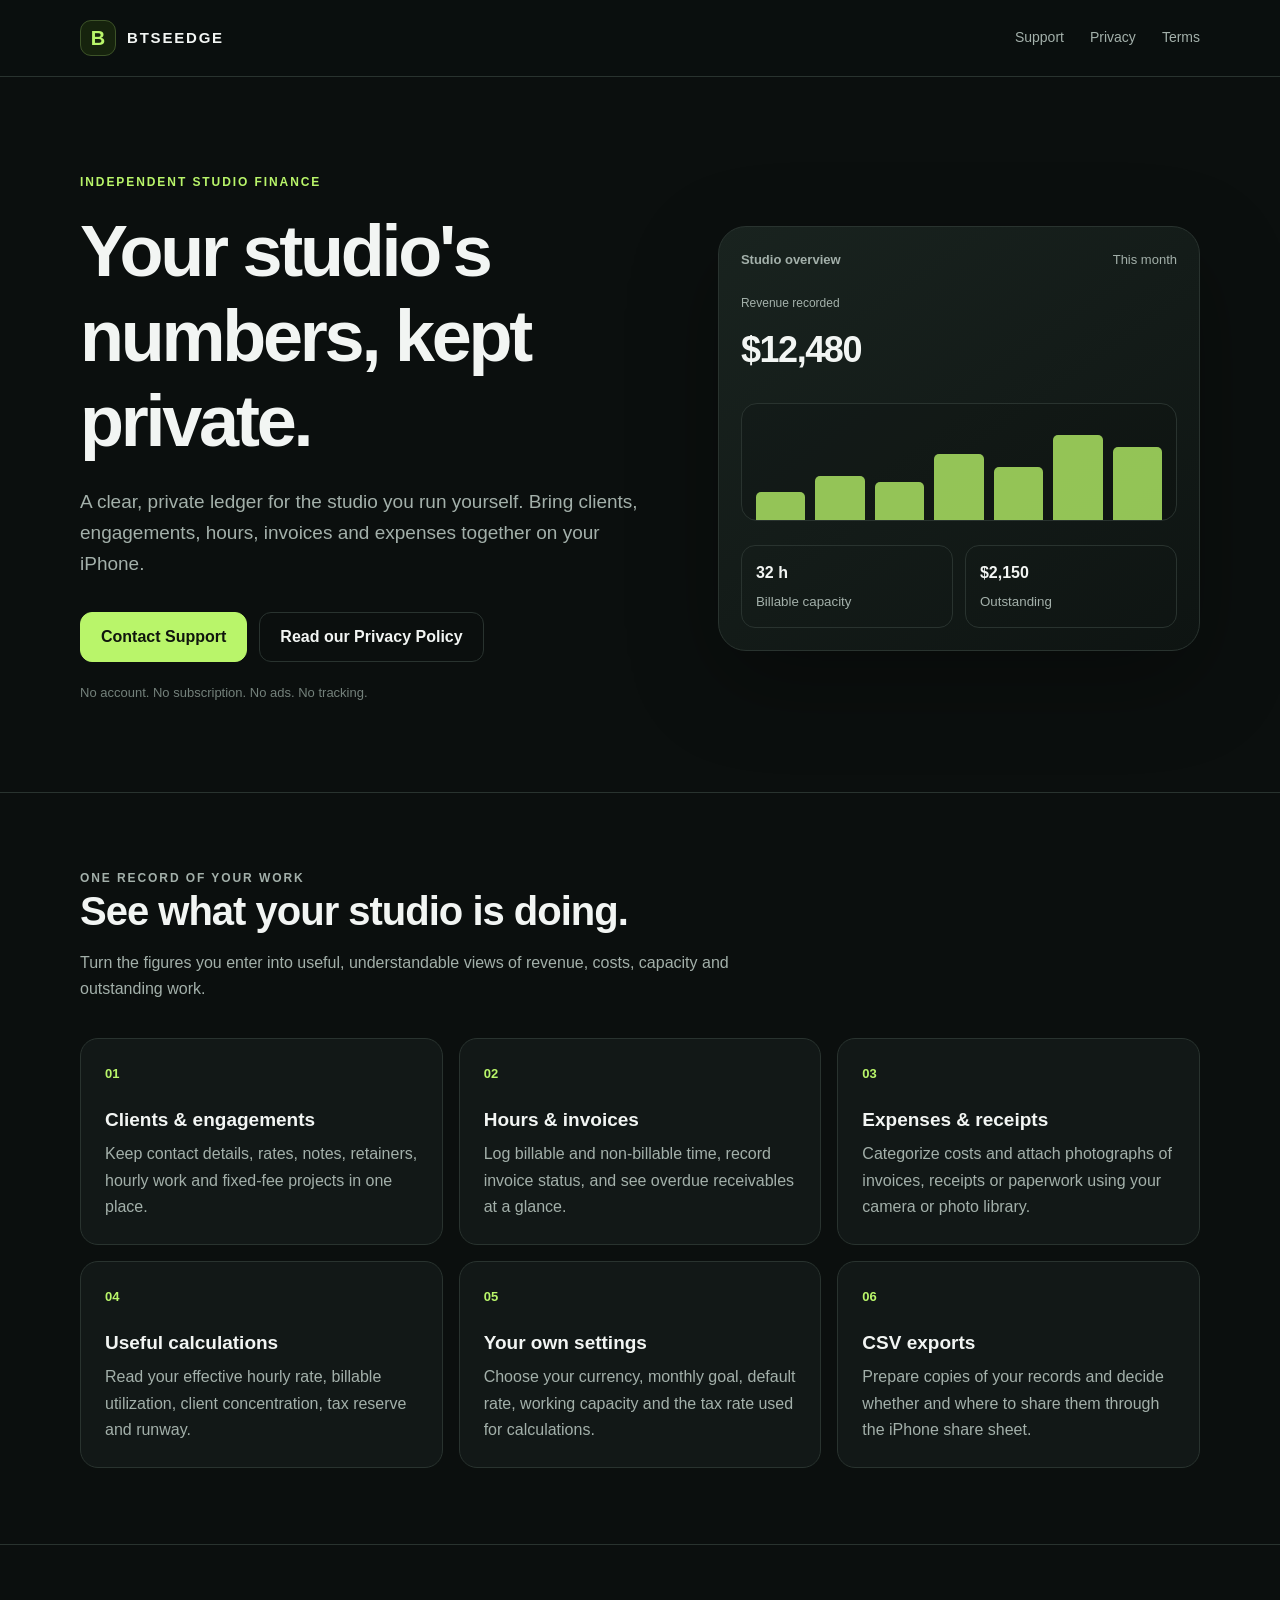
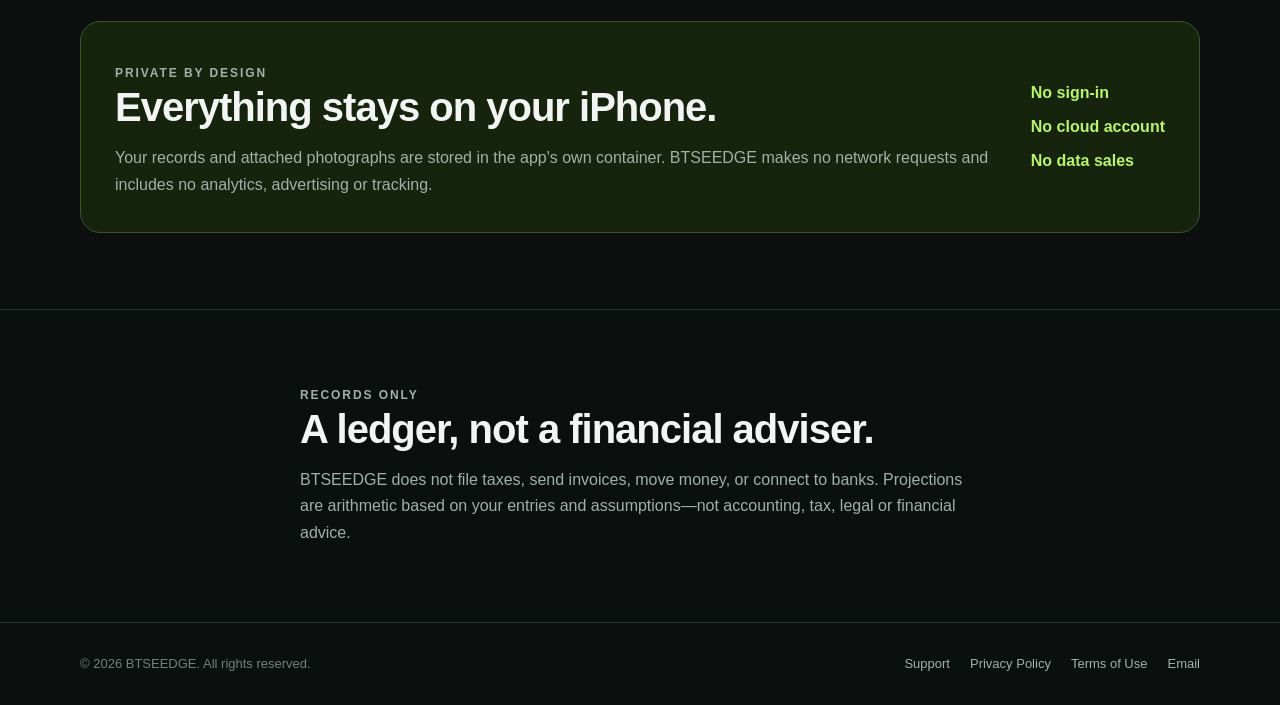
<file: index.html>
<!DOCTYPE html>
<html lang="en">
<head>
  <meta charset="UTF-8">
  <meta name="viewport" content="width=device-width, initial-scale=1.0">
  <meta name="description" content="BTSEEDGE is a private finance journal for independent studios. Track clients, work, hours, invoices and expenses on your iPhone.">
  <title>BTSEEDGE — Independent Studio Finance</title>
  <link rel="stylesheet" href="styles.css">
</head>
<body>
  <a class="skip-link" href="#main">Skip to content</a>
  <header class="site-header">
    <div class="container header-inner">
      <a class="brand" href="index.html" aria-label="BTSEEDGE home"><span class="brand-mark" aria-hidden="true">B</span>BTSEEDGE</a>
      <nav class="nav" aria-label="Main navigation">
        <a href="support.html">Support</a>
        <a href="privacy.html">Privacy</a>
        <a class="nav-optional" href="terms.html">Terms</a>
      </nav>
    </div>
  </header>

  <main id="main">
    <div class="container hero">
      <div>
        <p class="eyebrow">Independent Studio Finance</p>
        <h1>Your studio's numbers, kept private.</h1>
        <p class="lead">A clear, private ledger for the studio you run yourself. Bring clients, engagements, hours, invoices and expenses together on your iPhone.</p>
        <div class="actions">
          <a class="button button-primary" href="mailto:shuummaa09@gmail.com?subject=BTSEEDGE%20Support">Contact Support</a>
          <a class="button" href="privacy.html">Read our Privacy Policy</a>
        </div>
        <p class="microcopy">No account. No subscription. No ads. No tracking.</p>
      </div>
      <div class="preview" aria-label="Illustrative BTSEEDGE dashboard preview">
        <div class="preview-top"><strong>Studio overview</strong><span>This month</span></div>
        <p class="preview-label">Revenue recorded</p>
        <p class="preview-value">$12,480</p>
        <div class="chart" aria-hidden="true">
          <span style="height:28%"></span><span style="height:44%"></span><span style="height:38%"></span><span style="height:65%"></span><span style="height:52%"></span><span style="height:84%"></span><span style="height:72%"></span>
        </div>
        <div class="preview-grid">
          <div class="preview-stat"><strong>32 h</strong><small>Billable capacity</small></div>
          <div class="preview-stat"><strong>$2,150</strong><small>Outstanding</small></div>
        </div>
      </div>
    </div>

    <section class="section" aria-labelledby="features-title">
      <div class="container">
        <div class="section-heading">
          <p class="eyebrow">One record of your work</p>
          <h2 id="features-title">See what your studio is doing.</h2>
          <p>Turn the figures you enter into useful, understandable views of revenue, costs, capacity and outstanding work.</p>
        </div>
        <div class="card-grid">
          <article class="card"><span class="card-number">01</span><h3>Clients &amp; engagements</h3><p>Keep contact details, rates, notes, retainers, hourly work and fixed-fee projects in one place.</p></article>
          <article class="card"><span class="card-number">02</span><h3>Hours &amp; invoices</h3><p>Log billable and non-billable time, record invoice status, and see overdue receivables at a glance.</p></article>
          <article class="card"><span class="card-number">03</span><h3>Expenses &amp; receipts</h3><p>Categorize costs and attach photographs of invoices, receipts or paperwork using your camera or photo library.</p></article>
          <article class="card"><span class="card-number">04</span><h3>Useful calculations</h3><p>Read your effective hourly rate, billable utilization, client concentration, tax reserve and runway.</p></article>
          <article class="card"><span class="card-number">05</span><h3>Your own settings</h3><p>Choose your currency, monthly goal, default rate, working capacity and the tax rate used for calculations.</p></article>
          <article class="card"><span class="card-number">06</span><h3>CSV exports</h3><p>Prepare copies of your records and decide whether and where to share them through the iPhone share sheet.</p></article>
        </div>
      </div>
    </section>

    <section class="section" aria-labelledby="privacy-title">
      <div class="container privacy-banner">
        <div>
          <p class="eyebrow">Private by design</p>
          <h2 id="privacy-title">Everything stays on your iPhone.</h2>
          <p>Your records and attached photographs are stored in the app's own container. BTSEEDGE makes no network requests and includes no analytics, advertising or tracking.</p>
        </div>
        <ul class="privacy-list"><li>No sign-in</li><li>No cloud account</li><li>No data sales</li></ul>
      </div>
    </section>

    <section class="section" aria-labelledby="limits-title">
      <div class="container section-heading" style="margin-bottom:0">
        <p class="eyebrow">Records only</p>
        <h2 id="limits-title">A ledger, not a financial adviser.</h2>
        <p>BTSEEDGE does not file taxes, send invoices, move money, or connect to banks. Projections are arithmetic based on your entries and assumptions—not accounting, tax, legal or financial advice.</p>
      </div>
    </section>
  </main>

  <footer class="site-footer">
    <div class="container footer-inner">
      <span>© 2026 BTSEEDGE. All rights reserved.</span>
      <div class="footer-links"><a href="support.html">Support</a><a href="privacy.html">Privacy Policy</a><a href="terms.html">Terms of Use</a><a href="mailto:shuummaa09@gmail.com">Email</a></div>
    </div>
  </footer>
</body>
</html>
</file>
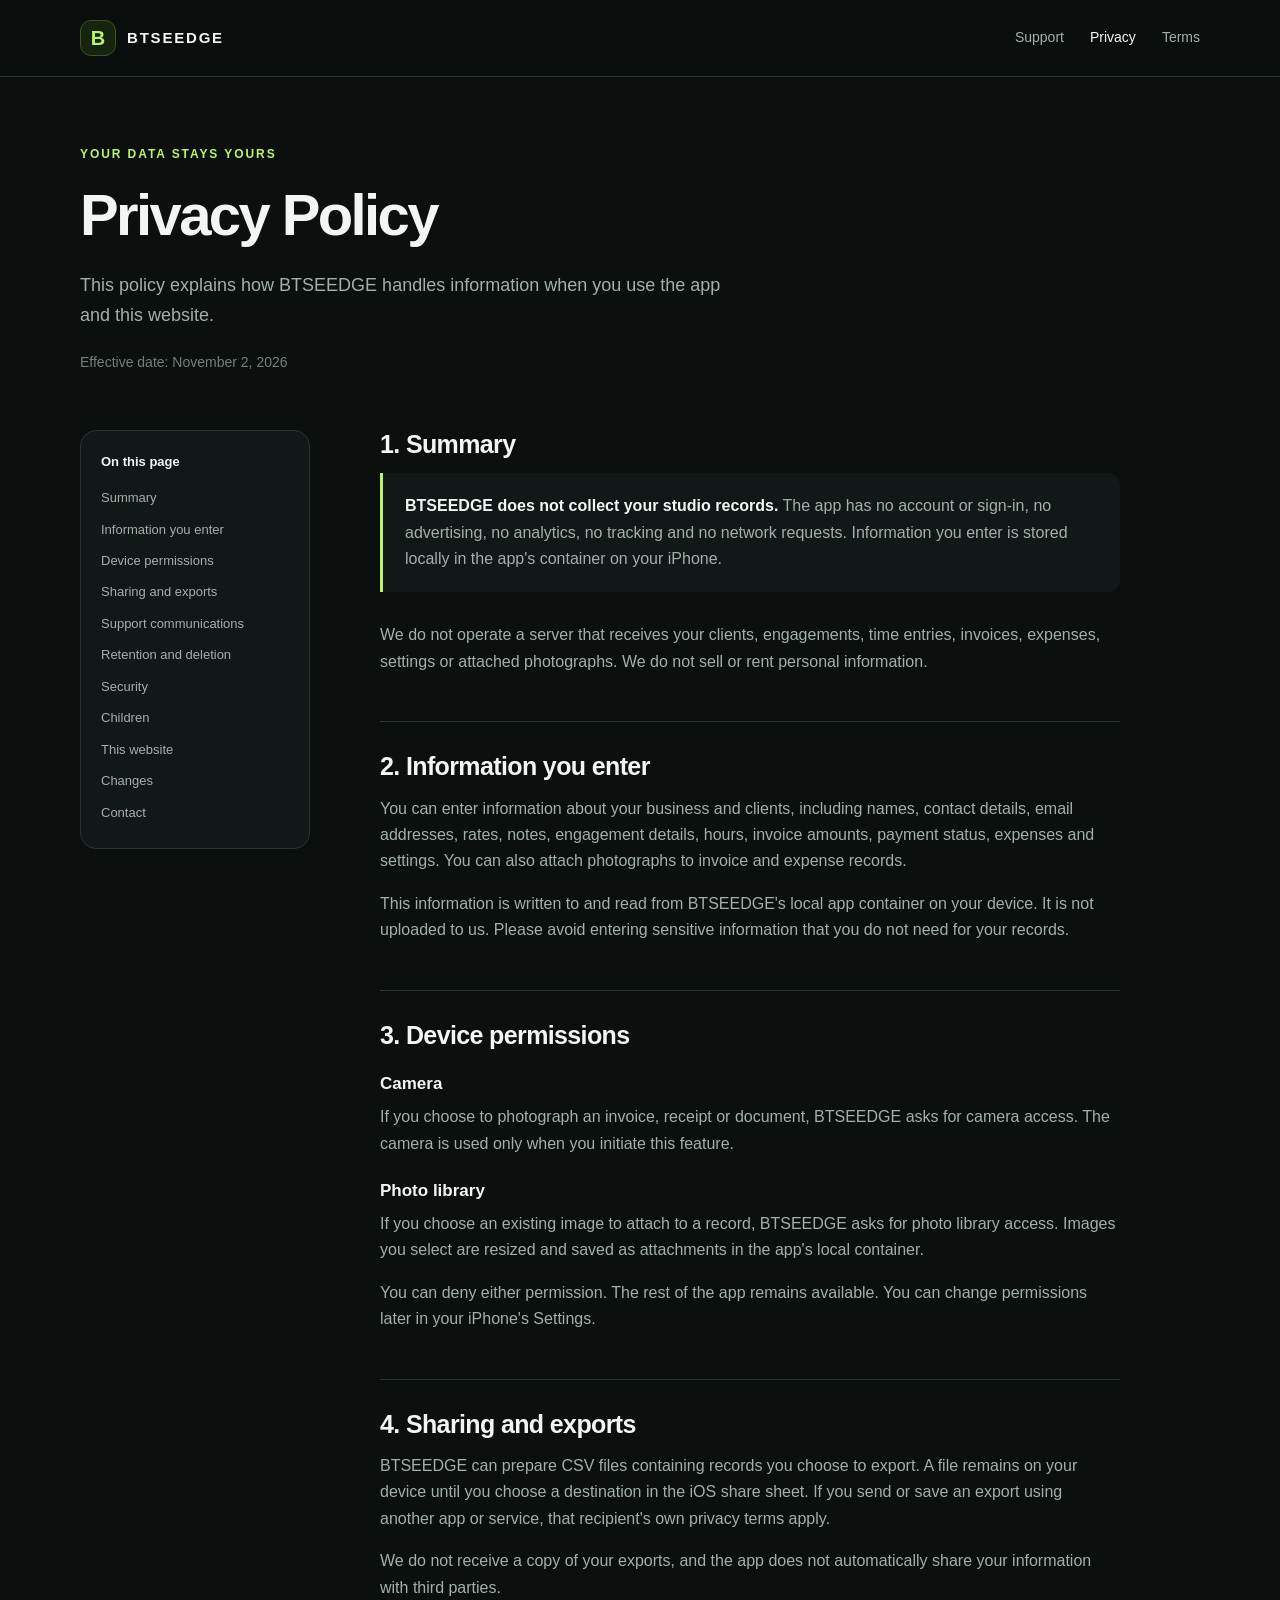
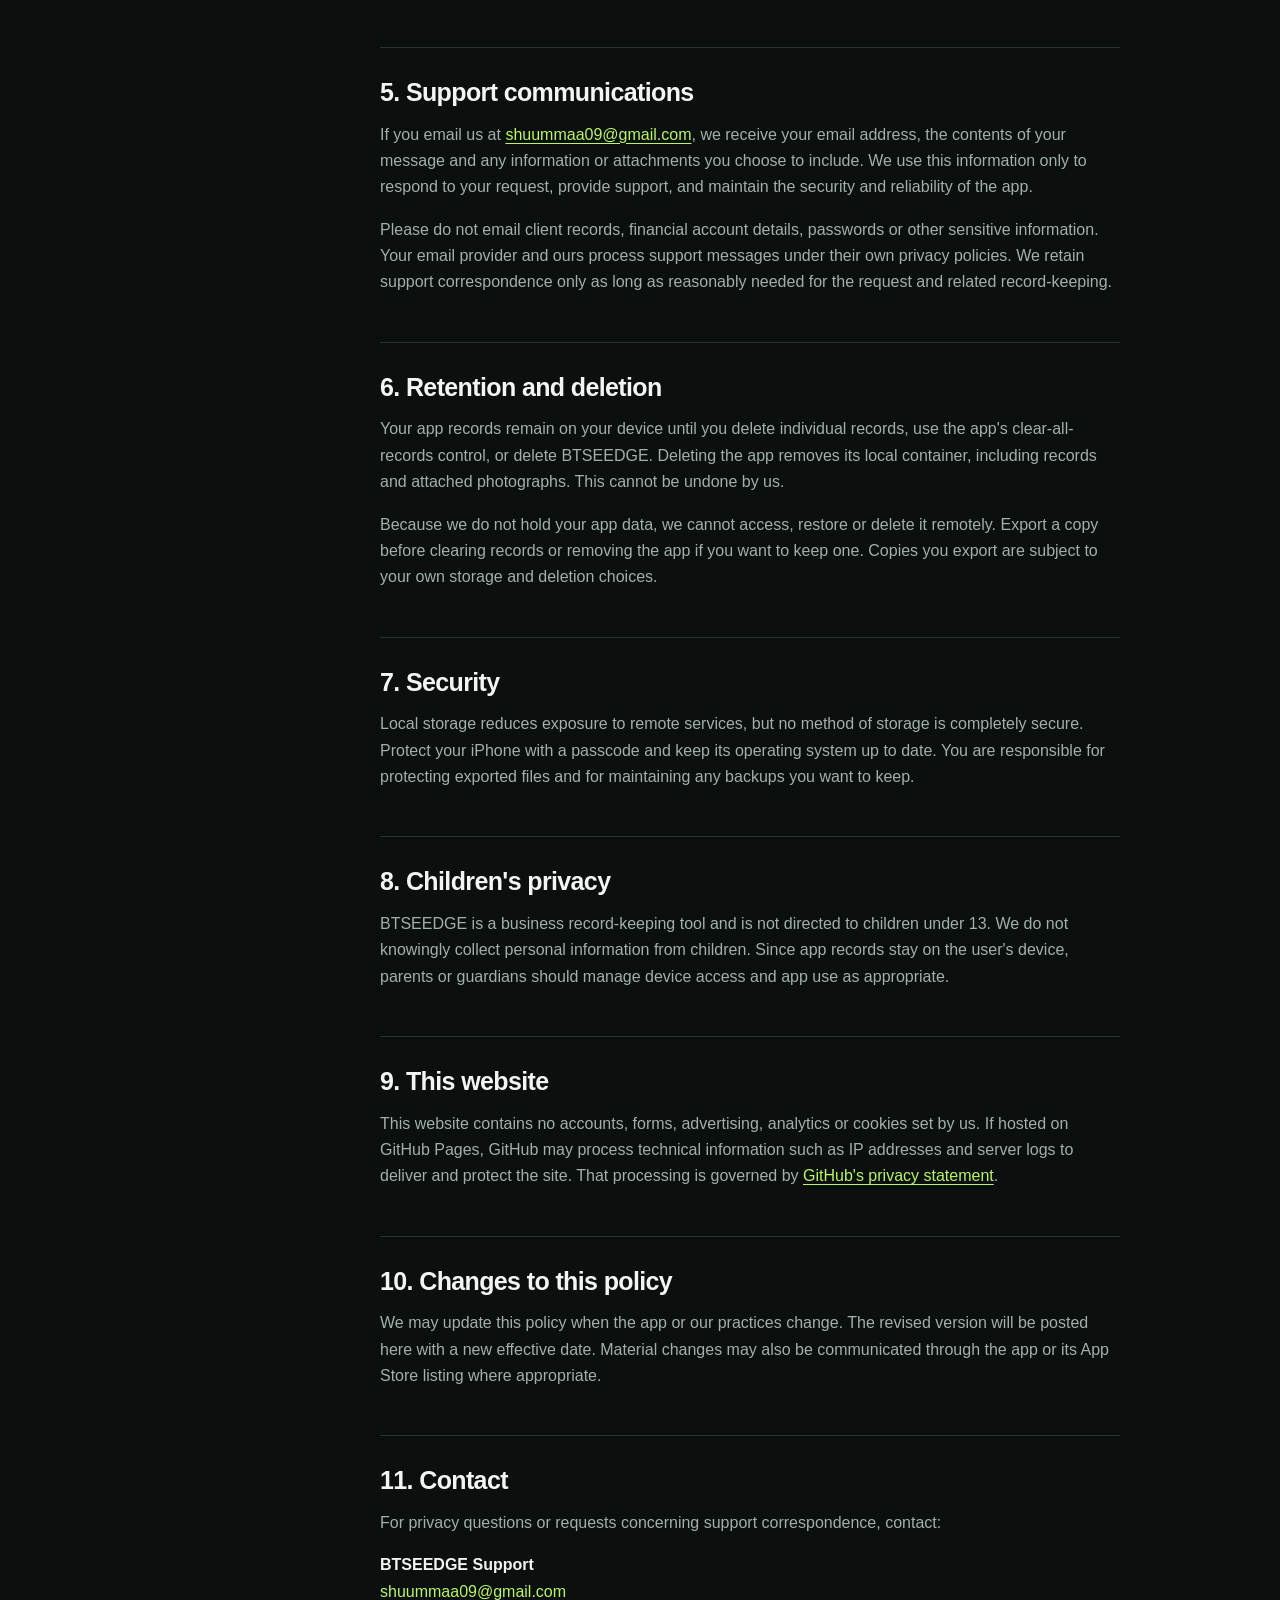
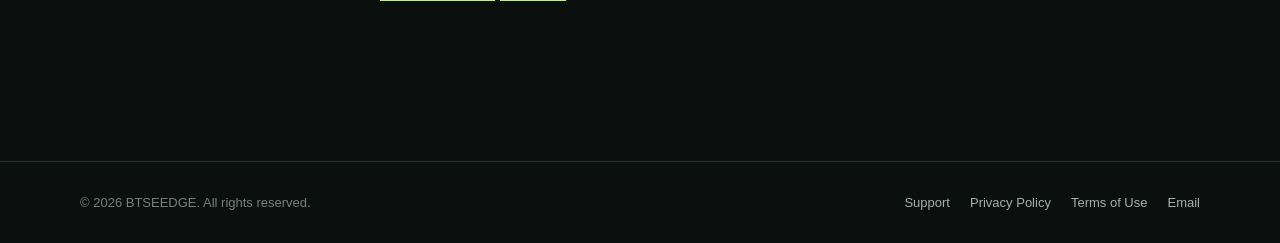
<file: privacy.html>
<!DOCTYPE html>
<html lang="en">
<head>
  <meta charset="UTF-8">
  <meta name="viewport" content="width=device-width, initial-scale=1.0">
  <meta name="description" content="Privacy Policy for BTSEEDGE, a private on-device finance journal for independent studios.">
  <title>Privacy Policy — BTSEEDGE</title>
  <link rel="stylesheet" href="styles.css">
</head>
<body>
  <a class="skip-link" href="#main">Skip to content</a>
  <header class="site-header">
    <div class="container header-inner">
      <a class="brand" href="index.html" aria-label="BTSEEDGE home"><span class="brand-mark" aria-hidden="true">B</span>BTSEEDGE</a>
      <nav class="nav" aria-label="Main navigation"><a href="support.html">Support</a><a href="privacy.html" aria-current="page">Privacy</a><a class="nav-optional" href="terms.html">Terms</a></nav>
    </div>
  </header>

  <main id="main" class="container">
    <div class="page-hero">
      <p class="eyebrow">Your data stays yours</p>
      <h1>Privacy Policy</h1>
      <p class="lead">This policy explains how BTSEEDGE handles information when you use the app and this website.</p>
      <p class="updated">Effective date: November 2, 2026</p>
    </div>

    <div class="content-layout">
      <nav class="toc" aria-label="On this page">
        <strong>On this page</strong>
        <a href="#summary">Summary</a><a href="#information">Information you enter</a><a href="#permissions">Device permissions</a><a href="#sharing">Sharing and exports</a><a href="#support">Support communications</a><a href="#retention">Retention and deletion</a><a href="#security">Security</a><a href="#children">Children</a><a href="#website">This website</a><a href="#changes">Changes</a><a href="#contact">Contact</a>
      </nav>

      <div class="prose">
        <section id="summary">
          <h2>1. Summary</h2>
          <div class="notice"><p><strong>BTSEEDGE does not collect your studio records.</strong> The app has no account or sign-in, no advertising, no analytics, no tracking and no network requests. Information you enter is stored locally in the app's container on your iPhone.</p></div>
          <p>We do not operate a server that receives your clients, engagements, time entries, invoices, expenses, settings or attached photographs. We do not sell or rent personal information.</p>
        </section>

        <section id="information">
          <h2>2. Information you enter</h2>
          <p>You can enter information about your business and clients, including names, contact details, email addresses, rates, notes, engagement details, hours, invoice amounts, payment status, expenses and settings. You can also attach photographs to invoice and expense records.</p>
          <p>This information is written to and read from BTSEEDGE's local app container on your device. It is not uploaded to us. Please avoid entering sensitive information that you do not need for your records.</p>
        </section>

        <section id="permissions">
          <h2>3. Device permissions</h2>
          <h3>Camera</h3>
          <p>If you choose to photograph an invoice, receipt or document, BTSEEDGE asks for camera access. The camera is used only when you initiate this feature.</p>
          <h3>Photo library</h3>
          <p>If you choose an existing image to attach to a record, BTSEEDGE asks for photo library access. Images you select are resized and saved as attachments in the app's local container.</p>
          <p>You can deny either permission. The rest of the app remains available. You can change permissions later in your iPhone's Settings.</p>
        </section>

        <section id="sharing">
          <h2>4. Sharing and exports</h2>
          <p>BTSEEDGE can prepare CSV files containing records you choose to export. A file remains on your device until you choose a destination in the iOS share sheet. If you send or save an export using another app or service, that recipient's own privacy terms apply.</p>
          <p>We do not receive a copy of your exports, and the app does not automatically share your information with third parties.</p>
        </section>

        <section id="support">
          <h2>5. Support communications</h2>
          <p>If you email us at <a href="mailto:shuummaa09@gmail.com">shuummaa09@gmail.com</a>, we receive your email address, the contents of your message and any information or attachments you choose to include. We use this information only to respond to your request, provide support, and maintain the security and reliability of the app.</p>
          <p>Please do not email client records, financial account details, passwords or other sensitive information. Your email provider and ours process support messages under their own privacy policies. We retain support correspondence only as long as reasonably needed for the request and related record-keeping.</p>
        </section>

        <section id="retention">
          <h2>6. Retention and deletion</h2>
          <p>Your app records remain on your device until you delete individual records, use the app's clear-all-records control, or delete BTSEEDGE. Deleting the app removes its local container, including records and attached photographs. This cannot be undone by us.</p>
          <p>Because we do not hold your app data, we cannot access, restore or delete it remotely. Export a copy before clearing records or removing the app if you want to keep one. Copies you export are subject to your own storage and deletion choices.</p>
        </section>

        <section id="security">
          <h2>7. Security</h2>
          <p>Local storage reduces exposure to remote services, but no method of storage is completely secure. Protect your iPhone with a passcode and keep its operating system up to date. You are responsible for protecting exported files and for maintaining any backups you want to keep.</p>
        </section>

        <section id="children">
          <h2>8. Children's privacy</h2>
          <p>BTSEEDGE is a business record-keeping tool and is not directed to children under 13. We do not knowingly collect personal information from children. Since app records stay on the user's device, parents or guardians should manage device access and app use as appropriate.</p>
        </section>

        <section id="website">
          <h2>9. This website</h2>
          <p>This website contains no accounts, forms, advertising, analytics or cookies set by us. If hosted on GitHub Pages, GitHub may process technical information such as IP addresses and server logs to deliver and protect the site. That processing is governed by <a href="https://docs.github.com/en/site-policy/privacy-policies/github-general-privacy-statement" rel="noopener noreferrer">GitHub's privacy statement</a>.</p>
        </section>

        <section id="changes">
          <h2>10. Changes to this policy</h2>
          <p>We may update this policy when the app or our practices change. The revised version will be posted here with a new effective date. Material changes may also be communicated through the app or its App Store listing where appropriate.</p>
        </section>

        <section id="contact">
          <h2>11. Contact</h2>
          <p>For privacy questions or requests concerning support correspondence, contact:</p>
          <p><strong>BTSEEDGE Support</strong><br><a href="mailto:shuummaa09@gmail.com">shuummaa09@gmail.com</a></p>
        </section>
      </div>
    </div>
  </main>

  <footer class="site-footer"><div class="container footer-inner"><span>© 2026 BTSEEDGE. All rights reserved.</span><div class="footer-links"><a href="support.html">Support</a><a href="privacy.html">Privacy Policy</a><a href="terms.html">Terms of Use</a><a href="mailto:shuummaa09@gmail.com">Email</a></div></div></footer>
</body>
</html>
</file>
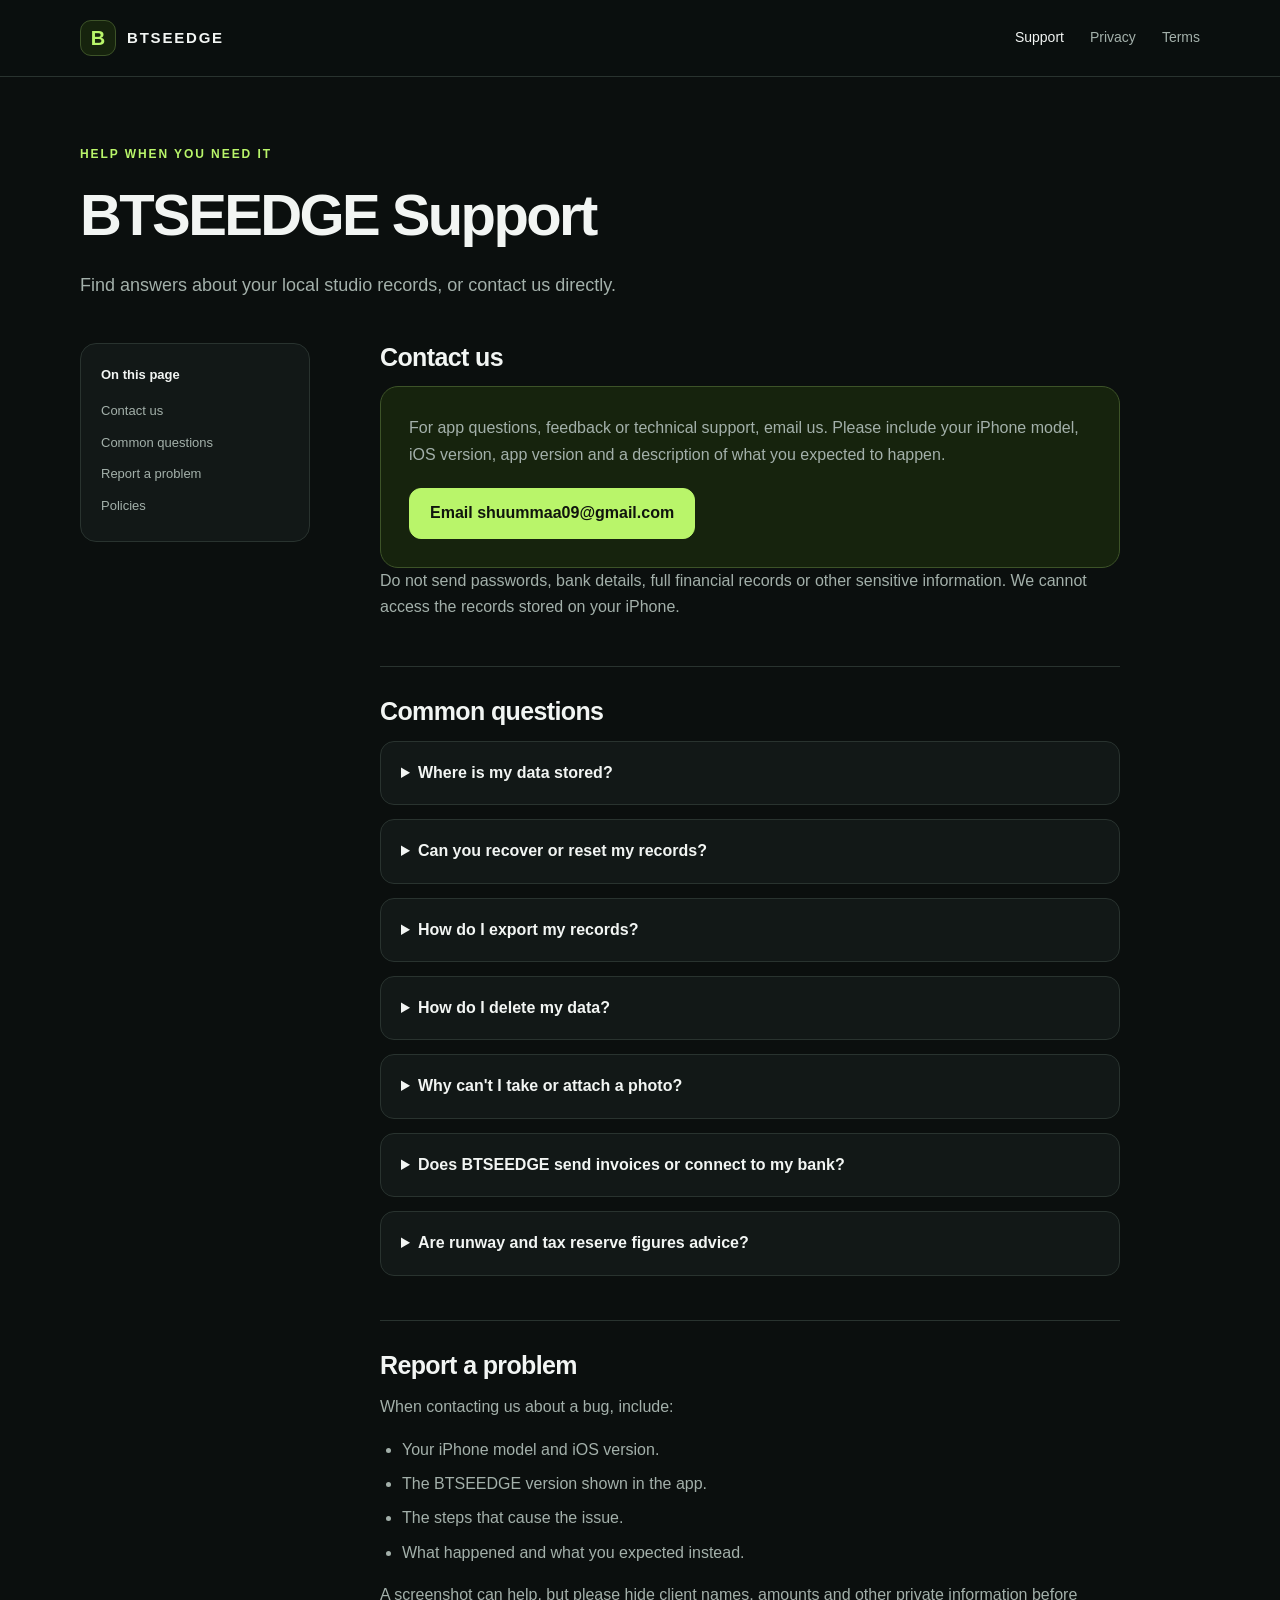
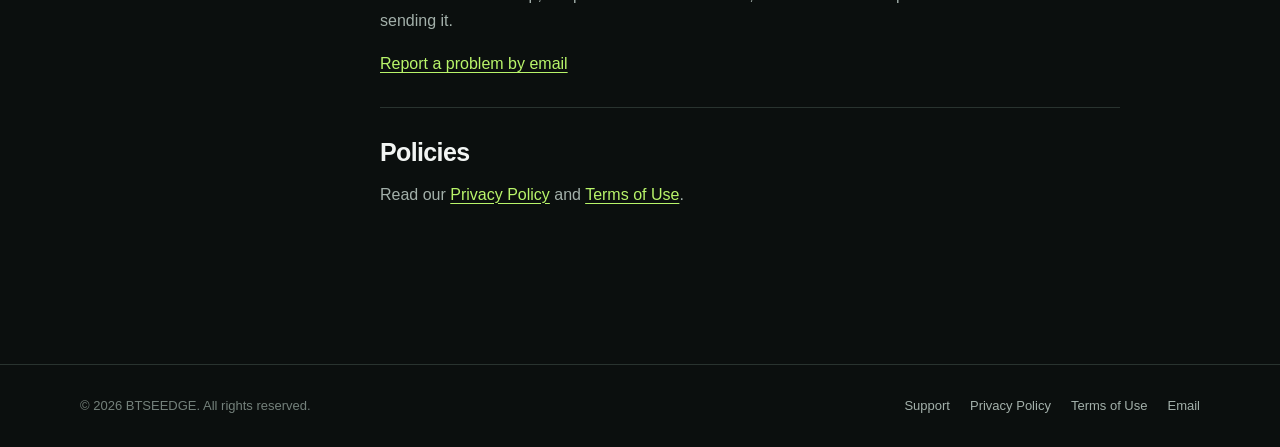
<file: support.html>
<!DOCTYPE html>
<html lang="en">
<head>
  <meta charset="UTF-8">
  <meta name="viewport" content="width=device-width, initial-scale=1.0">
  <meta name="description" content="Get help with BTSEEDGE, including local records, photo attachments, CSV exports and troubleshooting.">
  <title>Support — BTSEEDGE</title>
  <link rel="stylesheet" href="styles.css">
</head>
<body>
  <a class="skip-link" href="#main">Skip to content</a>
  <header class="site-header">
    <div class="container header-inner">
      <a class="brand" href="index.html" aria-label="BTSEEDGE home"><span class="brand-mark" aria-hidden="true">B</span>BTSEEDGE</a>
      <nav class="nav" aria-label="Main navigation"><a href="support.html" aria-current="page">Support</a><a href="privacy.html">Privacy</a><a class="nav-optional" href="terms.html">Terms</a></nav>
    </div>
  </header>

  <main id="main" class="container">
    <div class="page-hero">
      <p class="eyebrow">Help when you need it</p>
      <h1>BTSEEDGE Support</h1>
      <p class="lead">Find answers about your local studio records, or contact us directly.</p>
    </div>

    <div class="content-layout">
      <nav class="toc" aria-label="On this page"><strong>On this page</strong><a href="#contact">Contact us</a><a href="#faq">Common questions</a><a href="#bug">Report a problem</a><a href="#policies">Policies</a></nav>
      <div class="prose">
        <section id="contact">
          <h2>Contact us</h2>
          <div class="contact-card">
            <p>For app questions, feedback or technical support, email us. Please include your iPhone model, iOS version, app version and a description of what you expected to happen.</p>
            <a class="button button-primary" href="mailto:shuummaa09@gmail.com?subject=BTSEEDGE%20Support">Email shuummaa09@gmail.com</a>
          </div>
          <p>Do not send passwords, bank details, full financial records or other sensitive information. We cannot access the records stored on your iPhone.</p>
        </section>

        <section id="faq">
          <h2>Common questions</h2>
          <details class="faq"><summary>Where is my data stored?</summary><div><p>Your clients, engagements, time entries, invoices, expenses, settings and attached photographs are stored in BTSEEDGE's local app container on your iPhone. The app does not upload them or make network requests.</p></div></details>
          <details class="faq"><summary>Can you recover or reset my records?</summary><div><p>No. There is no BTSEEDGE account or cloud copy for us to access. Keep your own exports if you need an additional copy. If you still have access to the app, do not clear your workspace or delete the app before exporting what you need.</p></div></details>
          <details class="faq"><summary>How do I export my records?</summary><div><p>Open <strong>Studio</strong>, go to <strong>Your data</strong>, and prepare the CSV export you need. Then use the share button to choose where to save or send it. An export leaves the app only when you choose a destination in the iOS share sheet.</p></div></details>
          <details class="faq"><summary>How do I delete my data?</summary><div><p>You can delete individual records or open <strong>Studio → Your data</strong> and choose <strong>Clear all records</strong>. Deleting BTSEEDGE also removes its local app data and attached photographs. These actions cannot be undone by support.</p></div></details>
          <details class="faq"><summary>Why can't I take or attach a photo?</summary><div><p>Check camera and photo permissions under your iPhone's <strong>Settings → BTSEEDGE</strong>. You can grant access only when you want to attach an invoice, receipt or other image. Other app features do not require these permissions.</p></div></details>
          <details class="faq"><summary>Does BTSEEDGE send invoices or connect to my bank?</summary><div><p>No. BTSEEDGE is a record-keeping tool. It cannot send invoices, take or move payments, file taxes, or connect to a bank, card or accounting service.</p></div></details>
          <details class="faq"><summary>Are runway and tax reserve figures advice?</summary><div><p>No. Calculations and projections use only the figures and assumptions you enter. They are not accounting, tax, legal or financial advice. Consult a qualified professional for advice about your circumstances.</p></div></details>
        </section>

        <section id="bug">
          <h2>Report a problem</h2>
          <p>When contacting us about a bug, include:</p>
          <ul><li>Your iPhone model and iOS version.</li><li>The BTSEEDGE version shown in the app.</li><li>The steps that cause the issue.</li><li>What happened and what you expected instead.</li></ul>
          <p>A screenshot can help, but please hide client names, amounts and other private information before sending it.</p>
          <a href="mailto:shuummaa09@gmail.com?subject=BTSEEDGE%20Problem%20Report">Report a problem by email</a>
        </section>

        <section id="policies">
          <h2>Policies</h2>
          <p>Read our <a href="privacy.html">Privacy Policy</a> and <a href="terms.html">Terms of Use</a>.</p>
        </section>
      </div>
    </div>
  </main>

  <footer class="site-footer"><div class="container footer-inner"><span>© 2026 BTSEEDGE. All rights reserved.</span><div class="footer-links"><a href="support.html">Support</a><a href="privacy.html">Privacy Policy</a><a href="terms.html">Terms of Use</a><a href="mailto:shuummaa09@gmail.com">Email</a></div></div></footer>
</body>
</html>
</file>
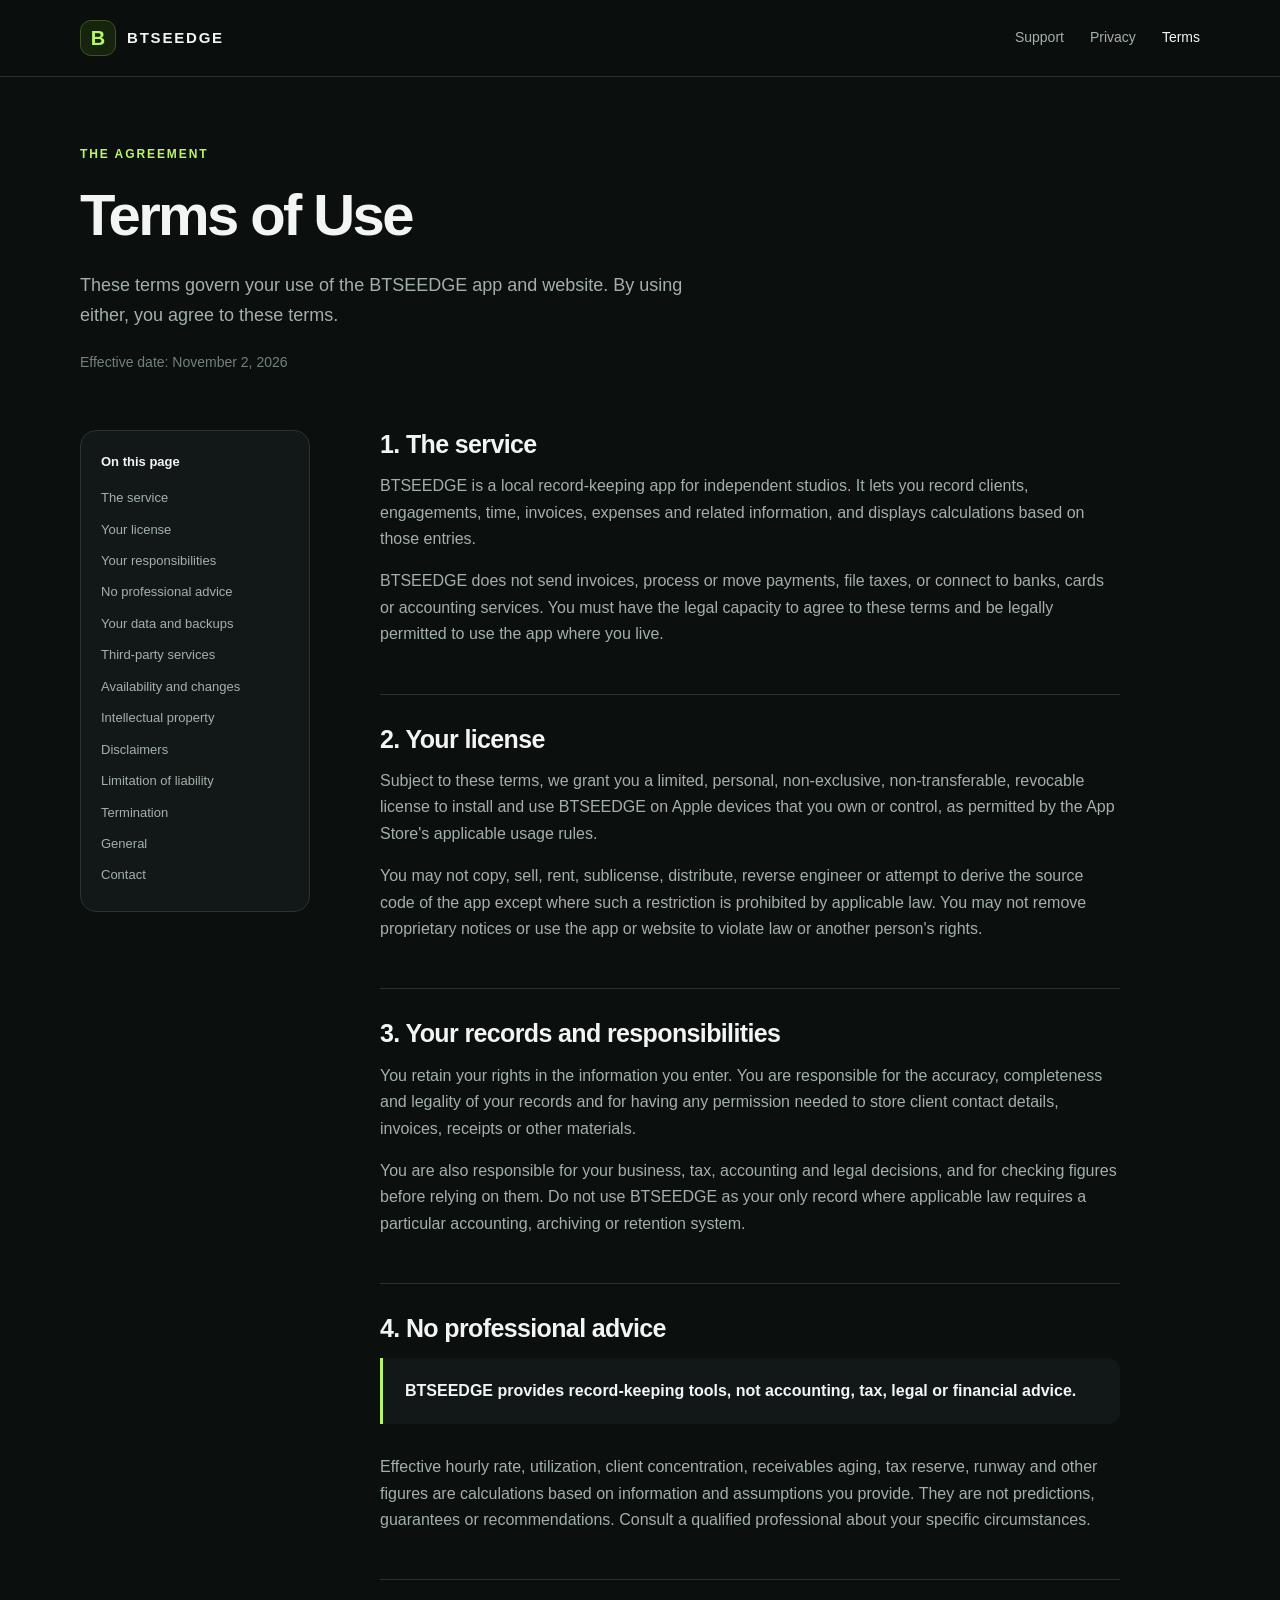
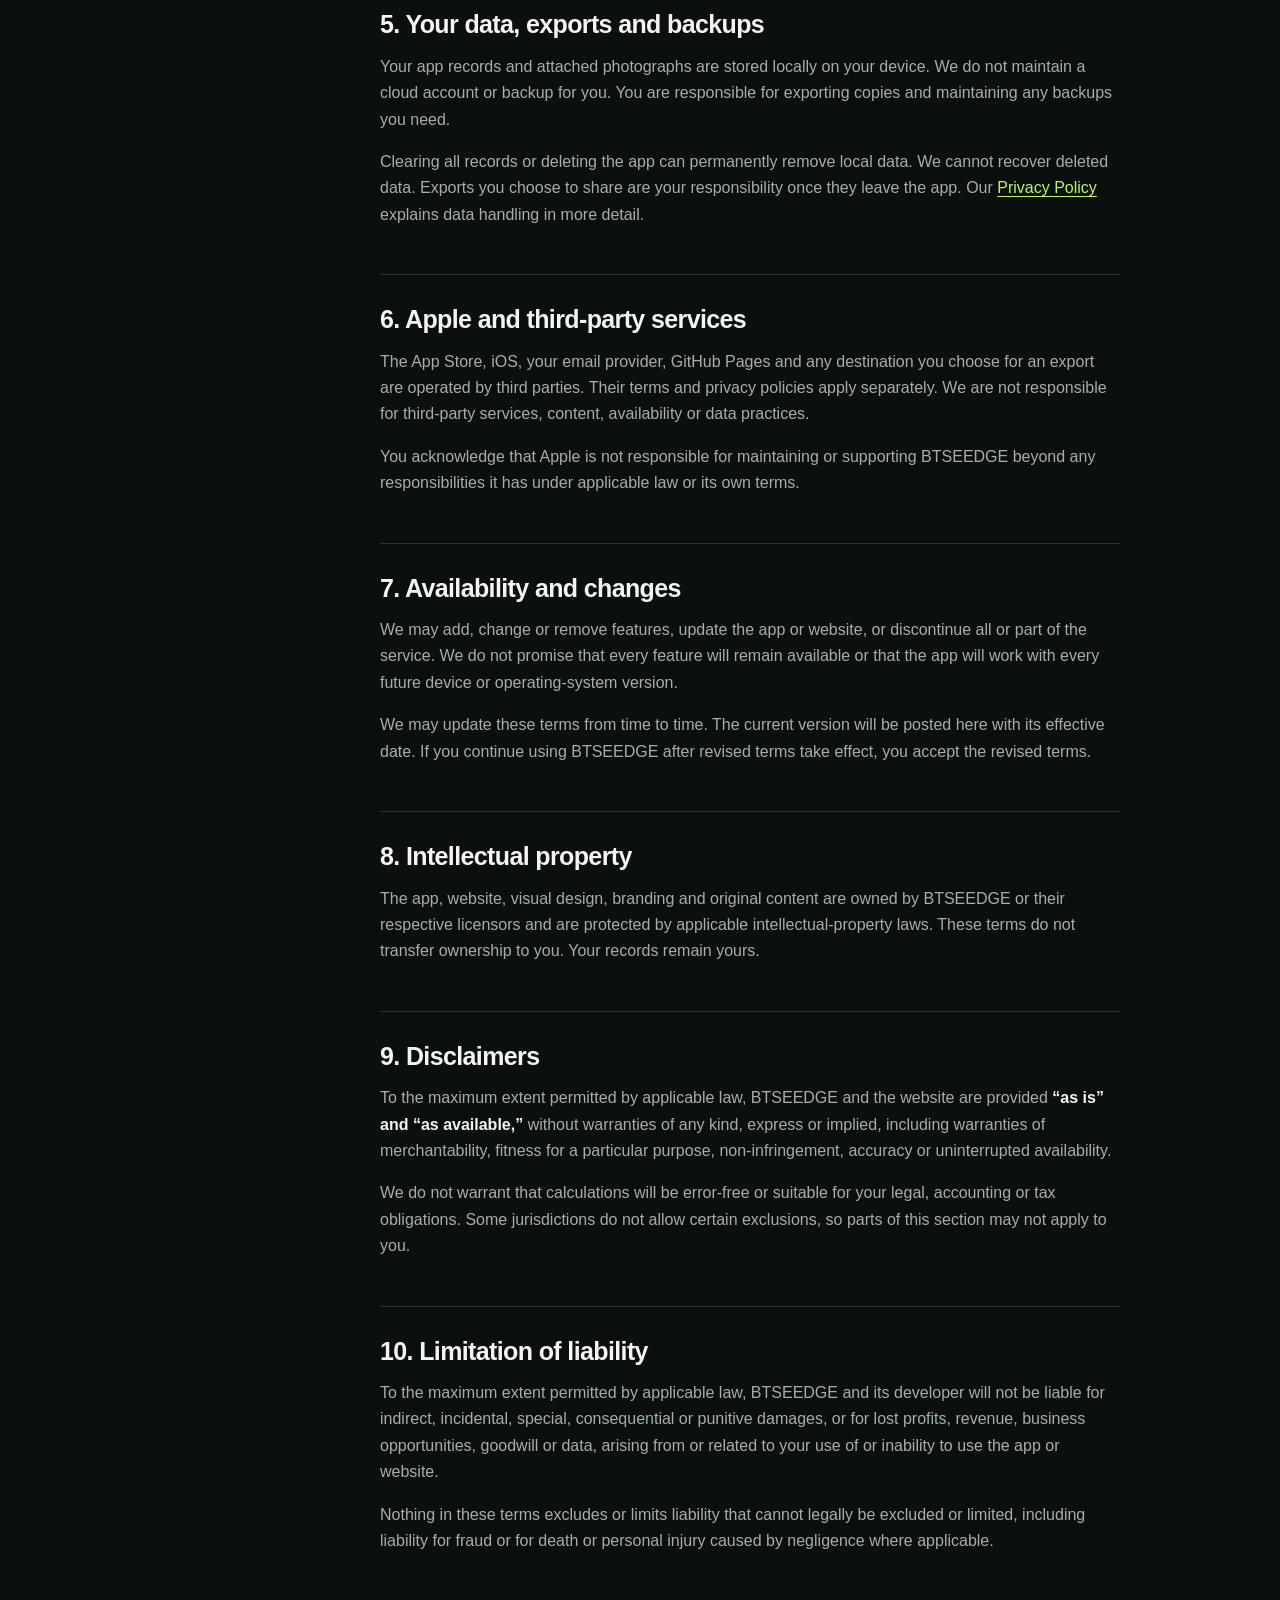
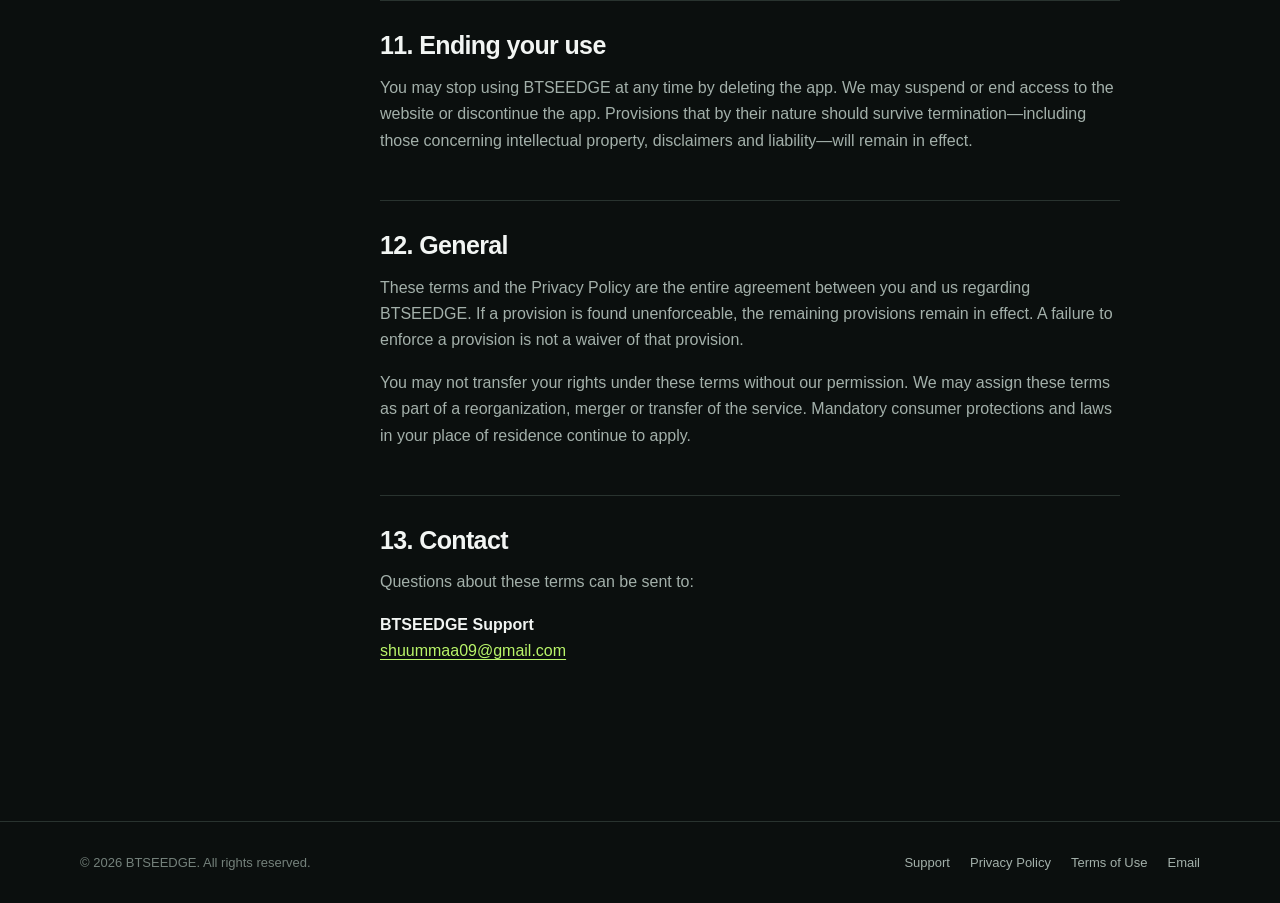
<file: terms.html>
<!DOCTYPE html>
<html lang="en">
<head>
  <meta charset="UTF-8">
  <meta name="viewport" content="width=device-width, initial-scale=1.0">
  <meta name="description" content="Terms of Use for the BTSEEDGE iPhone app and website.">
  <title>Terms of Use — BTSEEDGE</title>
  <link rel="stylesheet" href="styles.css">
</head>
<body>
  <a class="skip-link" href="#main">Skip to content</a>
  <header class="site-header">
    <div class="container header-inner">
      <a class="brand" href="index.html" aria-label="BTSEEDGE home"><span class="brand-mark" aria-hidden="true">B</span>BTSEEDGE</a>
      <nav class="nav" aria-label="Main navigation"><a href="support.html">Support</a><a href="privacy.html">Privacy</a><a class="nav-optional" href="terms.html" aria-current="page">Terms</a></nav>
    </div>
  </header>

  <main id="main" class="container">
    <div class="page-hero">
      <p class="eyebrow">The agreement</p>
      <h1>Terms of Use</h1>
      <p class="lead">These terms govern your use of the BTSEEDGE app and website. By using either, you agree to these terms.</p>
      <p class="updated">Effective date: November 2, 2026</p>
    </div>

    <div class="content-layout">
      <nav class="toc" aria-label="On this page"><strong>On this page</strong><a href="#service">The service</a><a href="#license">Your license</a><a href="#responsibilities">Your responsibilities</a><a href="#advice">No professional advice</a><a href="#data">Your data and backups</a><a href="#third-parties">Third-party services</a><a href="#availability">Availability and changes</a><a href="#ownership">Intellectual property</a><a href="#disclaimers">Disclaimers</a><a href="#liability">Limitation of liability</a><a href="#termination">Termination</a><a href="#general">General</a><a href="#contact">Contact</a></nav>

      <div class="prose">
        <section id="service">
          <h2>1. The service</h2>
          <p>BTSEEDGE is a local record-keeping app for independent studios. It lets you record clients, engagements, time, invoices, expenses and related information, and displays calculations based on those entries.</p>
          <p>BTSEEDGE does not send invoices, process or move payments, file taxes, or connect to banks, cards or accounting services. You must have the legal capacity to agree to these terms and be legally permitted to use the app where you live.</p>
        </section>

        <section id="license">
          <h2>2. Your license</h2>
          <p>Subject to these terms, we grant you a limited, personal, non-exclusive, non-transferable, revocable license to install and use BTSEEDGE on Apple devices that you own or control, as permitted by the App Store's applicable usage rules.</p>
          <p>You may not copy, sell, rent, sublicense, distribute, reverse engineer or attempt to derive the source code of the app except where such a restriction is prohibited by applicable law. You may not remove proprietary notices or use the app or website to violate law or another person's rights.</p>
        </section>

        <section id="responsibilities">
          <h2>3. Your records and responsibilities</h2>
          <p>You retain your rights in the information you enter. You are responsible for the accuracy, completeness and legality of your records and for having any permission needed to store client contact details, invoices, receipts or other materials.</p>
          <p>You are also responsible for your business, tax, accounting and legal decisions, and for checking figures before relying on them. Do not use BTSEEDGE as your only record where applicable law requires a particular accounting, archiving or retention system.</p>
        </section>

        <section id="advice">
          <h2>4. No professional advice</h2>
          <div class="notice"><p><strong>BTSEEDGE provides record-keeping tools, not accounting, tax, legal or financial advice.</strong></p></div>
          <p>Effective hourly rate, utilization, client concentration, receivables aging, tax reserve, runway and other figures are calculations based on information and assumptions you provide. They are not predictions, guarantees or recommendations. Consult a qualified professional about your specific circumstances.</p>
        </section>

        <section id="data">
          <h2>5. Your data, exports and backups</h2>
          <p>Your app records and attached photographs are stored locally on your device. We do not maintain a cloud account or backup for you. You are responsible for exporting copies and maintaining any backups you need.</p>
          <p>Clearing all records or deleting the app can permanently remove local data. We cannot recover deleted data. Exports you choose to share are your responsibility once they leave the app. Our <a href="privacy.html">Privacy Policy</a> explains data handling in more detail.</p>
        </section>

        <section id="third-parties">
          <h2>6. Apple and third-party services</h2>
          <p>The App Store, iOS, your email provider, GitHub Pages and any destination you choose for an export are operated by third parties. Their terms and privacy policies apply separately. We are not responsible for third-party services, content, availability or data practices.</p>
          <p>You acknowledge that Apple is not responsible for maintaining or supporting BTSEEDGE beyond any responsibilities it has under applicable law or its own terms.</p>
        </section>

        <section id="availability">
          <h2>7. Availability and changes</h2>
          <p>We may add, change or remove features, update the app or website, or discontinue all or part of the service. We do not promise that every feature will remain available or that the app will work with every future device or operating-system version.</p>
          <p>We may update these terms from time to time. The current version will be posted here with its effective date. If you continue using BTSEEDGE after revised terms take effect, you accept the revised terms.</p>
        </section>

        <section id="ownership">
          <h2>8. Intellectual property</h2>
          <p>The app, website, visual design, branding and original content are owned by BTSEEDGE or their respective licensors and are protected by applicable intellectual-property laws. These terms do not transfer ownership to you. Your records remain yours.</p>
        </section>

        <section id="disclaimers">
          <h2>9. Disclaimers</h2>
          <p>To the maximum extent permitted by applicable law, BTSEEDGE and the website are provided <strong>“as is” and “as available,”</strong> without warranties of any kind, express or implied, including warranties of merchantability, fitness for a particular purpose, non-infringement, accuracy or uninterrupted availability.</p>
          <p>We do not warrant that calculations will be error-free or suitable for your legal, accounting or tax obligations. Some jurisdictions do not allow certain exclusions, so parts of this section may not apply to you.</p>
        </section>

        <section id="liability">
          <h2>10. Limitation of liability</h2>
          <p>To the maximum extent permitted by applicable law, BTSEEDGE and its developer will not be liable for indirect, incidental, special, consequential or punitive damages, or for lost profits, revenue, business opportunities, goodwill or data, arising from or related to your use of or inability to use the app or website.</p>
          <p>Nothing in these terms excludes or limits liability that cannot legally be excluded or limited, including liability for fraud or for death or personal injury caused by negligence where applicable.</p>
        </section>

        <section id="termination">
          <h2>11. Ending your use</h2>
          <p>You may stop using BTSEEDGE at any time by deleting the app. We may suspend or end access to the website or discontinue the app. Provisions that by their nature should survive termination—including those concerning intellectual property, disclaimers and liability—will remain in effect.</p>
        </section>

        <section id="general">
          <h2>12. General</h2>
          <p>These terms and the Privacy Policy are the entire agreement between you and us regarding BTSEEDGE. If a provision is found unenforceable, the remaining provisions remain in effect. A failure to enforce a provision is not a waiver of that provision.</p>
          <p>You may not transfer your rights under these terms without our permission. We may assign these terms as part of a reorganization, merger or transfer of the service. Mandatory consumer protections and laws in your place of residence continue to apply.</p>
        </section>

        <section id="contact">
          <h2>13. Contact</h2>
          <p>Questions about these terms can be sent to:</p>
          <p><strong>BTSEEDGE Support</strong><br><a href="mailto:shuummaa09@gmail.com">shuummaa09@gmail.com</a></p>
        </section>
      </div>
    </div>
  </main>

  <footer class="site-footer"><div class="container footer-inner"><span>© 2026 BTSEEDGE. All rights reserved.</span><div class="footer-links"><a href="support.html">Support</a><a href="privacy.html">Privacy Policy</a><a href="terms.html">Terms of Use</a><a href="mailto:shuummaa09@gmail.com">Email</a></div></div></footer>
</body>
</html>
</file>
<file: styles.css>
:root {
  color-scheme: dark;
  --bg: #0b0f0e;
  --surface: #121817;
  --text: #f2f5f3;
  --muted: #a3b0aa;
  --faint: #74817b;
  --accent: #b9f56a;
  --accent-dark: #16230d;
  --line: #29332f;
  --max-width: 1120px;
}

* { box-sizing: border-box; }
html { scroll-behavior: smooth; }
body {
  margin: 0;
  background: var(--bg);
  color: var(--text);
  font-family: -apple-system, BlinkMacSystemFont, "Segoe UI", sans-serif;
  font-size: 16px;
  line-height: 1.65;
  -webkit-font-smoothing: antialiased;
}
a { color: var(--accent); text-decoration-thickness: 1px; text-underline-offset: 3px; }
a:hover { text-decoration-thickness: 2px; }
.skip-link { position: absolute; top: -60px; left: 16px; z-index: 10; padding: 10px 16px; background: var(--accent); color: #0b0f0e; }
.skip-link:focus { top: 12px; }
.container { width: min(calc(100% - 40px), var(--max-width)); margin-inline: auto; }
.site-header { border-bottom: 1px solid var(--line); background: rgba(11, 15, 14, 0.96); }
.header-inner { min-height: 76px; display: flex; align-items: center; justify-content: space-between; gap: 24px; }
.brand { display: inline-flex; align-items: center; gap: 11px; color: var(--text); font-size: 15px; font-weight: 750; letter-spacing: 0.12em; text-decoration: none; }
.brand-mark { display: grid; width: 36px; height: 36px; place-items: center; border: 1px solid #3d5328; border-radius: 11px; background: var(--accent-dark); color: var(--accent); font-size: 20px; letter-spacing: 0; }
.nav { display: flex; align-items: center; gap: 26px; font-size: 14px; }
.nav a { color: var(--muted); text-decoration: none; }
.nav a:hover, .nav a[aria-current="page"] { color: var(--text); }
.hero { display: grid; grid-template-columns: 1.08fr 0.92fr; align-items: center; gap: 72px; padding-block: 96px 88px; }
.eyebrow { margin: 0 0 16px; color: var(--accent); font-size: 12px; font-weight: 700; letter-spacing: 0.16em; text-transform: uppercase; }
h1, h2, h3 { line-height: 1.18; }
h1 { margin: 0 0 22px; font-size: clamp(42px, 6vw, 72px); letter-spacing: -0.045em; }
h2 { margin: 0 0 14px; font-size: clamp(28px, 4vw, 40px); letter-spacing: -0.025em; }
h3 { margin: 0 0 10px; font-size: 19px; }
.lead { max-width: 650px; margin: 0; color: var(--muted); font-size: 19px; }
.actions { display: flex; flex-wrap: wrap; gap: 12px; margin-top: 32px; }
.button { display: inline-flex; min-height: 48px; align-items: center; justify-content: center; padding: 11px 20px; border: 1px solid var(--line); border-radius: 12px; color: var(--text); font-weight: 650; text-decoration: none; }
.button-primary { border-color: var(--accent); background: var(--accent); color: #10150d; }
.button:hover { filter: brightness(1.08); }
.microcopy { margin: 20px 0 0; color: var(--faint); font-size: 13px; }
.preview { padding: 22px; overflow: hidden; border: 1px solid var(--line); border-radius: 28px; background: linear-gradient(145deg, #19231f, #0e1412); box-shadow: 0 30px 90px rgba(0, 0, 0, 0.3); }
.preview-top { display: flex; align-items: center; justify-content: space-between; margin-bottom: 24px; color: var(--muted); font-size: 13px; }
.preview-label { margin: 0 0 6px; color: var(--muted); font-size: 12px; }
.preview-value { margin: 0; font-size: 36px; font-weight: 700; letter-spacing: -0.04em; }
.chart { display: flex; height: 118px; align-items: end; gap: 10px; margin: 24px 0; padding: 14px 14px 0; border: 1px solid var(--line); border-radius: 16px; background: rgba(0, 0, 0, 0.12); }
.chart span { flex: 1; border-radius: 5px 5px 0 0; background: var(--accent); opacity: 0.78; }
.preview-grid { display: grid; grid-template-columns: 1fr 1fr; gap: 12px; }
.preview-stat { padding: 14px; border: 1px solid var(--line); border-radius: 14px; }
.preview-stat strong, .preview-stat small { display: block; }
.preview-stat small { margin-top: 4px; color: var(--muted); }
.section { padding-block: 76px; border-top: 1px solid var(--line); }
.section-heading { max-width: 680px; margin-bottom: 36px; }
.section-heading p { margin: 0; color: var(--muted); }
.card-grid { display: grid; grid-template-columns: repeat(3, 1fr); gap: 16px; }
.card { padding: 24px; border: 1px solid var(--line); border-radius: 18px; background: var(--surface); }
.card p { margin: 0; color: var(--muted); }
.card-number { display: block; margin-bottom: 24px; color: var(--accent); font-size: 13px; font-weight: 700; }
.privacy-banner { display: grid; grid-template-columns: 1fr auto; align-items: center; gap: 32px; padding: 34px; border: 1px solid #3d5328; border-radius: 20px; background: var(--accent-dark); }
.privacy-banner p { margin: 8px 0 0; color: var(--muted); }
.privacy-list { margin: 0; padding: 0; list-style: none; color: var(--accent); font-weight: 650; }
.privacy-list li + li { margin-top: 8px; }
.page-hero { padding-block: 68px 42px; }
.page-hero h1 { max-width: 800px; font-size: clamp(38px, 5vw, 58px); }
.page-hero .lead { font-size: 18px; }
.updated { margin-top: 20px; color: var(--faint); font-size: 14px; }
.content-layout { display: grid; grid-template-columns: 230px minmax(0, 740px); gap: 70px; align-items: start; padding-bottom: 80px; }
.toc { position: sticky; top: 28px; padding: 20px; border: 1px solid var(--line); border-radius: 16px; background: var(--surface); }
.toc strong { display: block; margin-bottom: 10px; font-size: 13px; }
.toc a { display: block; padding-block: 5px; color: var(--muted); font-size: 13px; text-decoration: none; }
.toc a:hover { color: var(--accent); }
.prose section { scroll-margin-top: 24px; padding-bottom: 30px; margin-bottom: 30px; border-bottom: 1px solid var(--line); }
.prose section:last-child { border-bottom: 0; }
.prose h2 { font-size: 25px; }
.prose h3 { margin-top: 24px; font-size: 17px; }
.prose p, .prose li { color: var(--muted); }
.prose p { margin: 0 0 16px; }
.prose ul, .prose ol { padding-left: 22px; }
.prose li + li { margin-top: 8px; }
.prose strong { color: var(--text); }
.notice { padding: 20px 22px; margin: 0 0 30px; border-left: 3px solid var(--accent); border-radius: 0 12px 12px 0; background: var(--surface); }
.notice p:last-child { margin-bottom: 0; }
.faq { margin-bottom: 14px; border: 1px solid var(--line); border-radius: 14px; background: var(--surface); }
.faq summary { padding: 18px 20px; cursor: pointer; color: var(--text); font-weight: 650; }
.faq div { padding: 0 20px 18px; color: var(--muted); }
.faq p { margin: 0 0 10px; }
.contact-card { padding: 28px; border: 1px solid #3d5328; border-radius: 18px; background: var(--accent-dark); }
.contact-card p { margin-bottom: 20px; }
.site-footer { border-top: 1px solid var(--line); }
.footer-inner { display: flex; align-items: center; justify-content: space-between; gap: 24px; padding-block: 30px; color: var(--faint); font-size: 13px; }
.footer-links { display: flex; flex-wrap: wrap; gap: 20px; }
.footer-links a { color: var(--muted); text-decoration: none; }
.footer-links a:hover { color: var(--accent); }

@media (max-width: 850px) {
  .hero { grid-template-columns: 1fr; gap: 44px; padding-block: 64px; }
  .preview { max-width: 560px; }
  .card-grid { grid-template-columns: 1fr 1fr; }
  .content-layout { grid-template-columns: 1fr; gap: 26px; }
  .toc { position: static; }
}

@media (max-width: 600px) {
  .container { width: min(calc(100% - 28px), var(--max-width)); }
  .header-inner { min-height: 68px; gap: 14px; }
  .brand { font-size: 13px; }
  .brand-mark { width: 32px; height: 32px; }
  .nav { gap: 14px; font-size: 12px; }
  .nav .nav-optional { display: none; }
  .hero { padding-block: 48px; }
  h1 { font-size: 42px; }
  .lead { font-size: 17px; }
  .card-grid, .privacy-banner { grid-template-columns: 1fr; }
  .section { padding-block: 54px; }
  .privacy-banner { padding: 24px; }
  .footer-inner { align-items: flex-start; flex-direction: column; }
}
</file>
